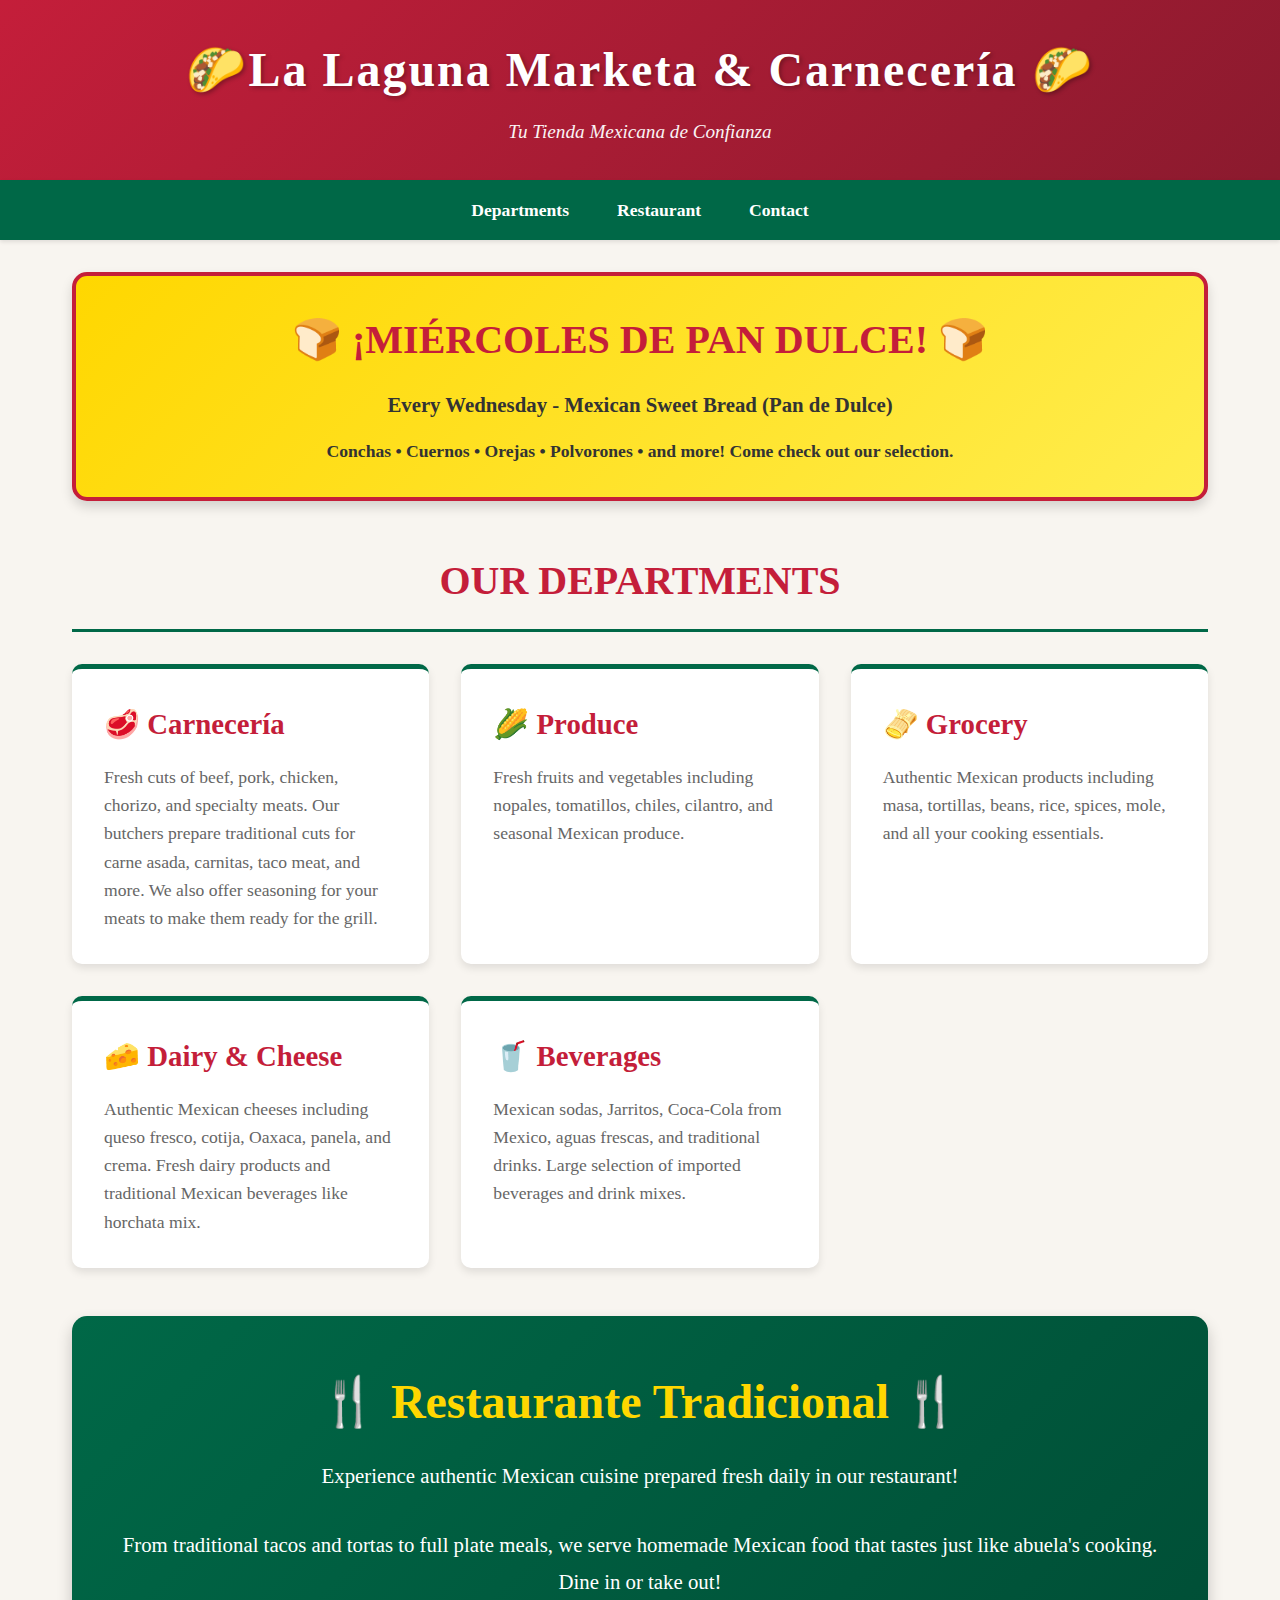
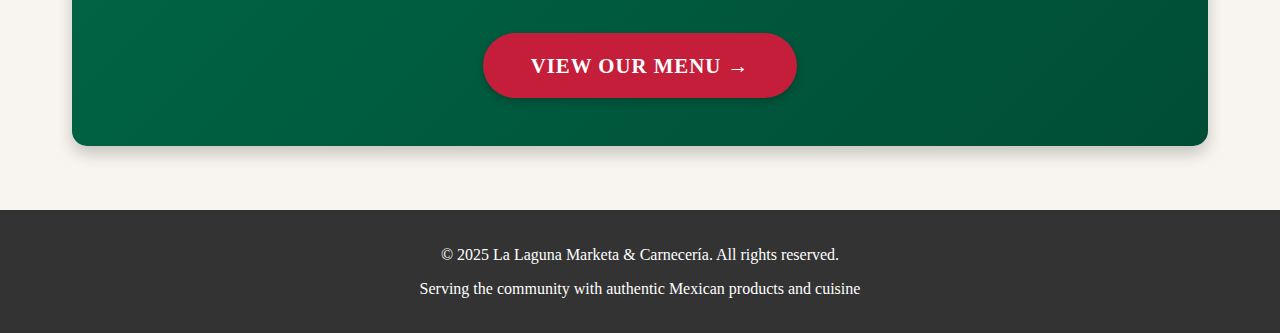
<file: index.html>
<!DOCTYPE html>
<html lang="es">
<head>
    <meta charset="UTF-8">
    <meta name="viewport" content="width=device-width, initial-scale=1.0">
    <title>Marketa & Carnecería - Authentic Mexican Grocery Store</title>
    <link rel="stylesheet" type="text/css" href="styles.css">
<script src="/script.js"></script>
</head>
<body>
    <!-- Header -->
    <header>
        <div class="header-content">
            <h1 class="store-name">🌮La Laguna Marketa & Carnecería 🌮</h1>
            <p class="tagline">Tu Tienda Mexicana de Confianza</p>
        </div>
    </header>

    <!-- Navigation -->
    <nav>
        <ul>
            <li><a href="#departments">Departments</a></li>
            <li><a href="#restaurant">Restaurant</a></li>
            <li><a href="#contact">Contact</a></li>
        </ul>
    </nav>

    <!-- Main Container -->
    <div class="container">
        
        <!-- Wednesday Special Banner -->
        <section id="wednesday" class="wednesday-special">
            <h2>🍞 ¡Miércoles de Pan Dulce! 🍞</h2>
            <p>Every Wednesday - Mexican Sweet Bread (Pan de Dulce)</p>
            <p style="margin-top: 1rem; font-size: 1.1rem;">Conchas • Cuernos • Orejas • Polvorones • and more! Come check out our selection.</p>
        </section>

        <!-- Departments Section -->
        <section id="departments" class="departments">
            <h2 class="section-title">Our Departments</h2>
            
            <div class="department-grid">
                <div class="department-card">
                    <h3>🥩 Carnecería</h3>
                    <p>Fresh cuts of beef, pork, chicken, chorizo, and specialty meats. Our butchers prepare traditional cuts for carne asada, carnitas, taco meat, and more. We also offer seasoning for your meats to make them ready for the grill.</p>
                </div>

                <div class="department-card">
                    <h3>🌽 Produce</h3>
                    <p>Fresh fruits and vegetables including nopales, tomatillos, chiles, cilantro, and seasonal Mexican produce.</p>
                </div>

                <div class="department-card">
                    <h3>🫔 Grocery</h3>
                    <p>Authentic Mexican products including masa, tortillas, beans, rice, spices, mole, and all your cooking essentials.</p>
                </div>

                <div class="department-card">
                    <h3>🧀 Dairy & Cheese</h3>
                    <p>Authentic Mexican cheeses including queso fresco, cotija, Oaxaca, panela, and crema. Fresh dairy products and traditional Mexican beverages like horchata mix.</p>
                </div>

                <div class="department-card">
                    <h3>🥤 Beverages</h3>
                    <p>Mexican sodas, Jarritos, Coca-Cola from Mexico, aguas frescas, and traditional drinks. Large selection of imported beverages and drink mixes.</p>
                </div>

            </div>
        </section>

        <!-- Restaurant Feature -->
        <section id="restaurant" class="restaurant-feature">
            <h2>🍴 Restaurante Tradicional 🍴</h2>
            <p>Experience authentic Mexican cuisine prepared fresh daily in our restaurant!</p>
            <p>From traditional tacos and tortas to full plate meals, we serve homemade Mexican food that tastes just like abuela's cooking. Dine in or take out!</p>
            <a href="restaurant.html" class="cta-button">View Our Menu →</a>
        </section>

    </div>

    <!-- Footer -->
    <footer id="contact">
        <p>&copy; 2025 La Laguna Marketa & Carnecería. All rights reserved.</p>
        <p style="margin-top: 0.5rem;">Serving the community with authentic Mexican products and cuisine</p>
    </footer>

</body>
</html>
</file>
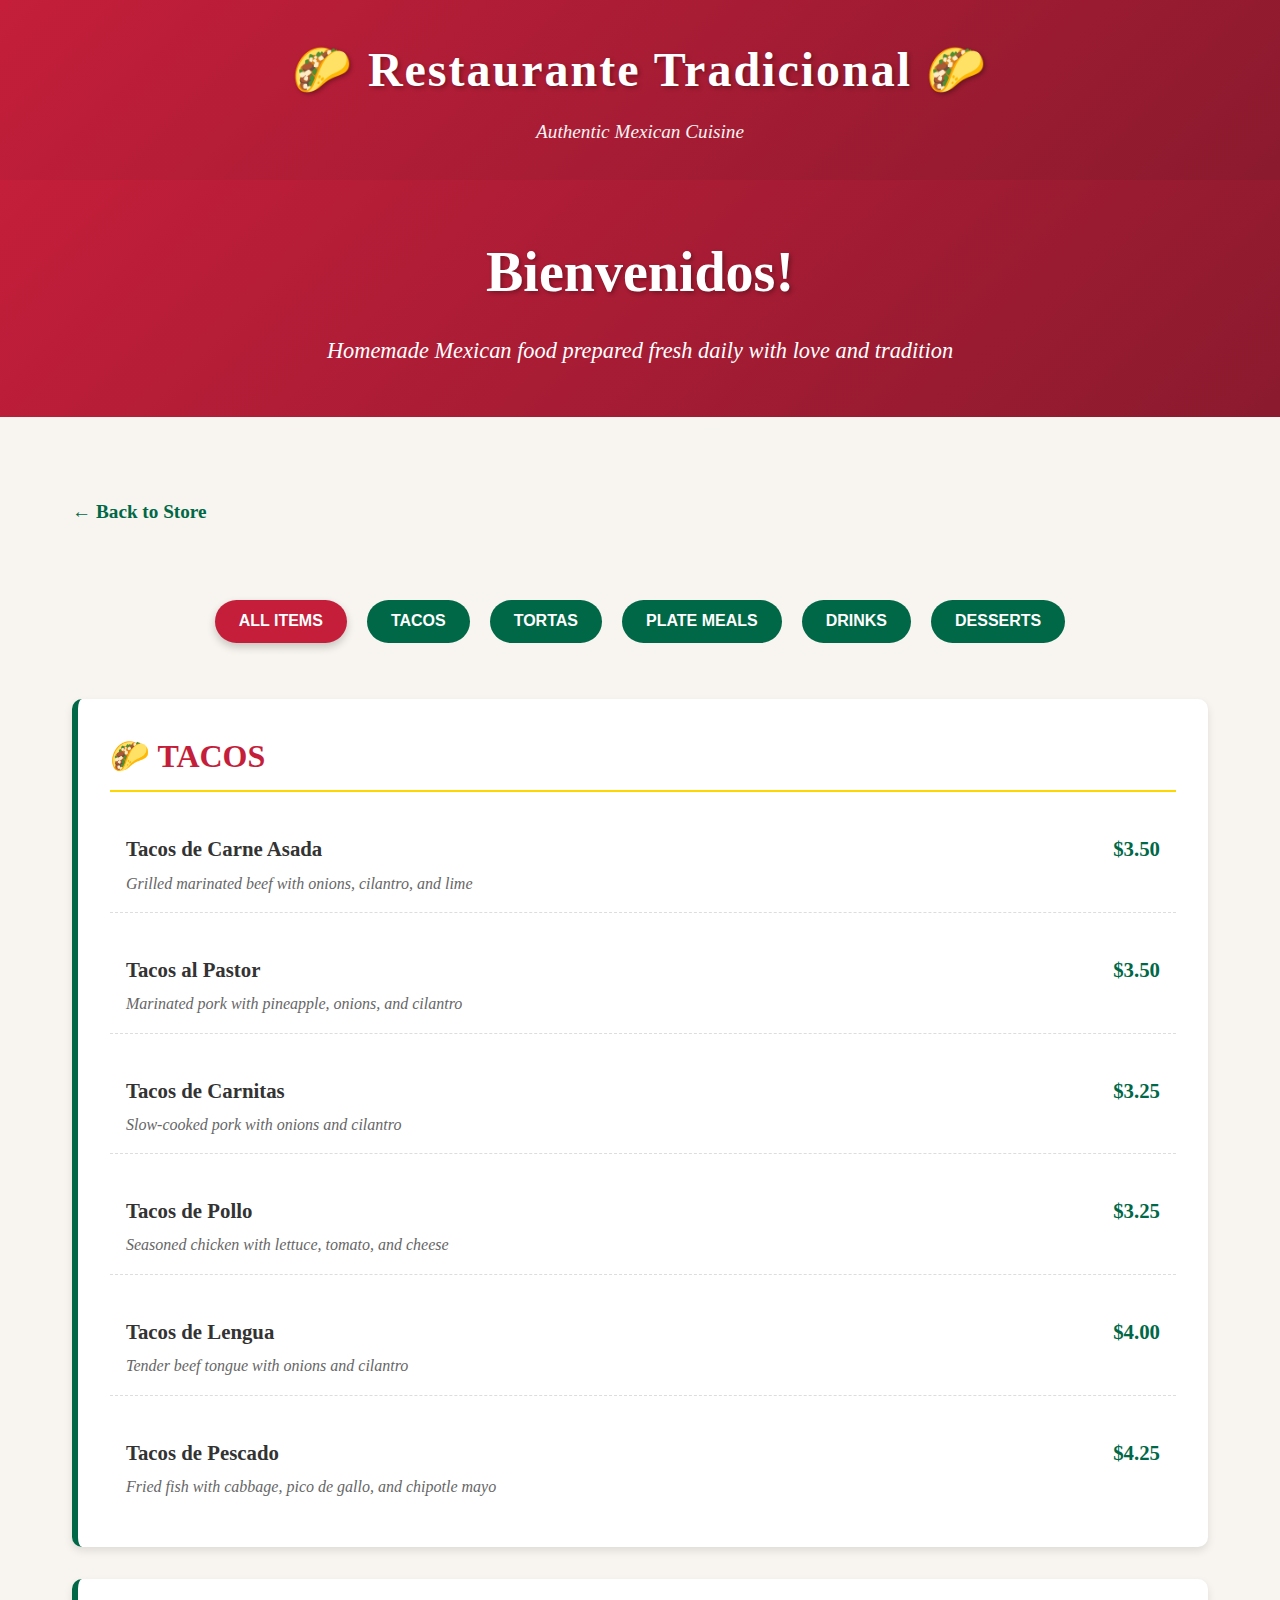
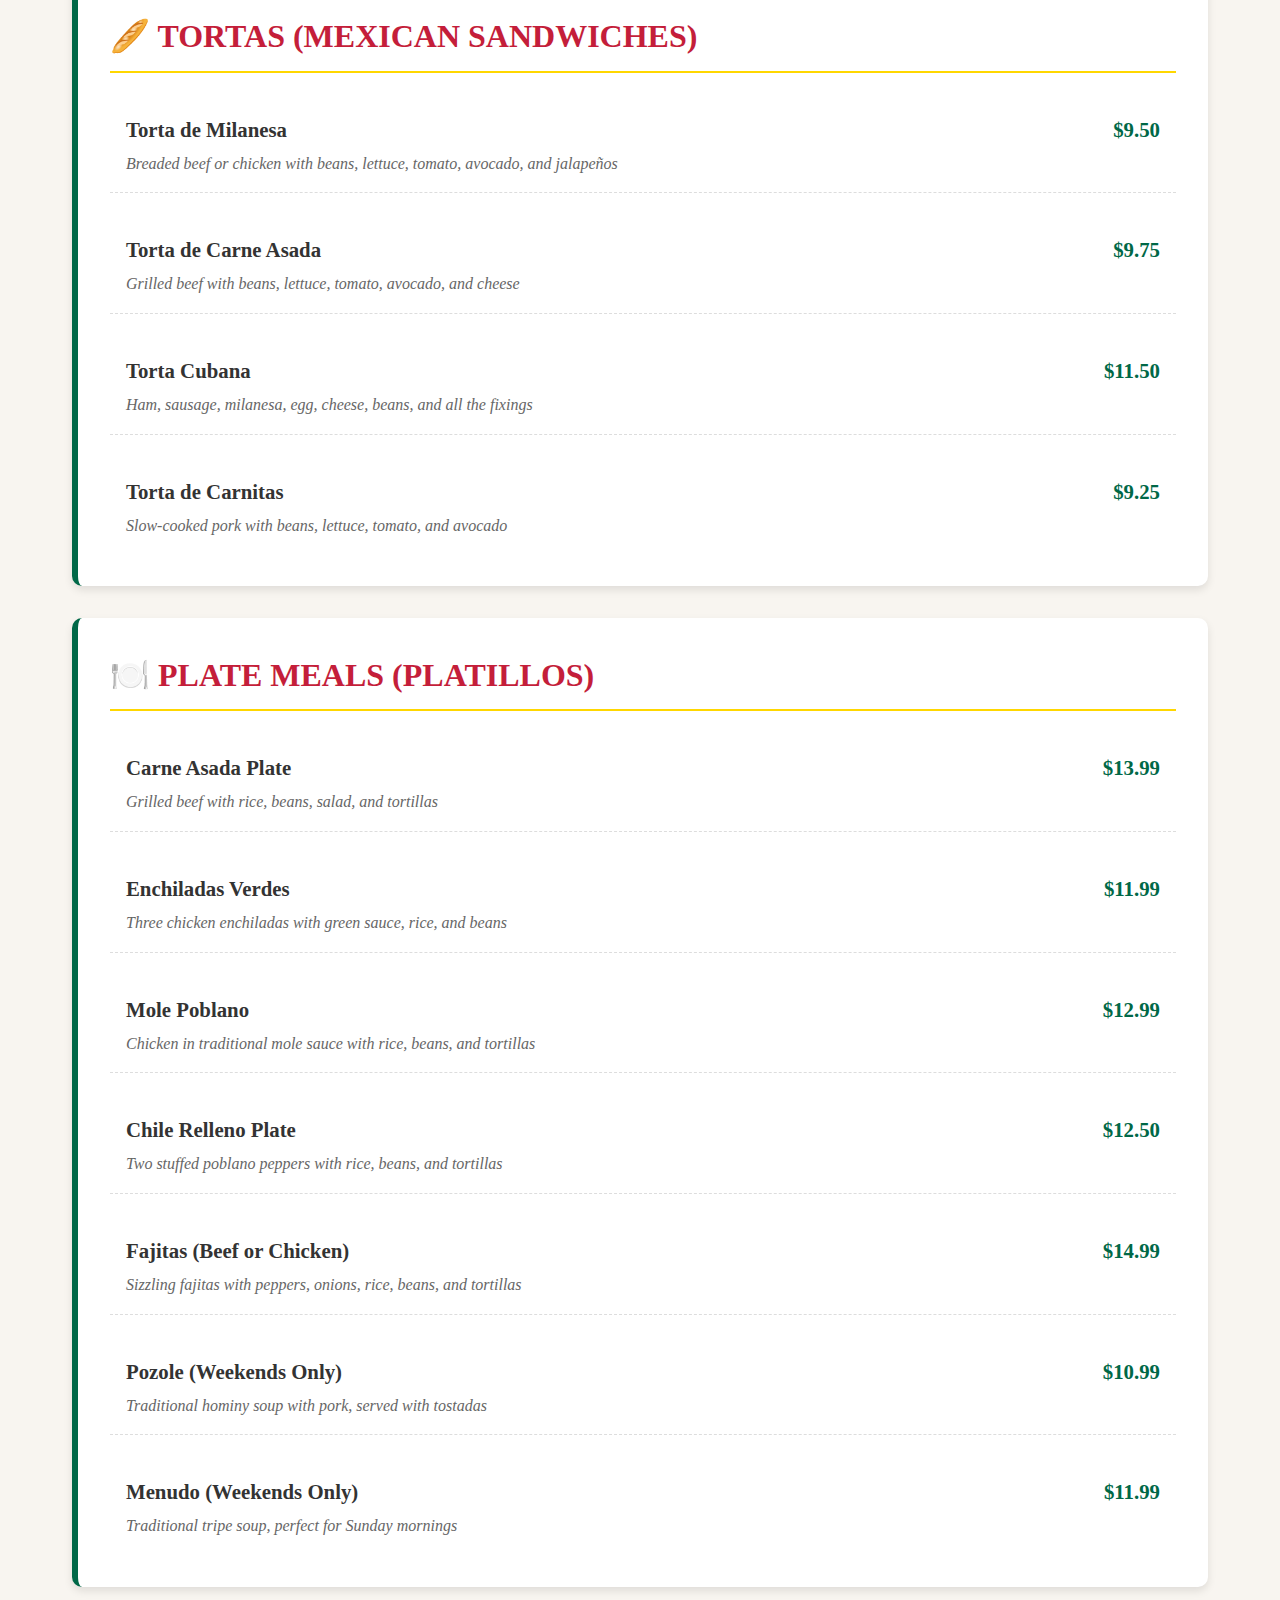
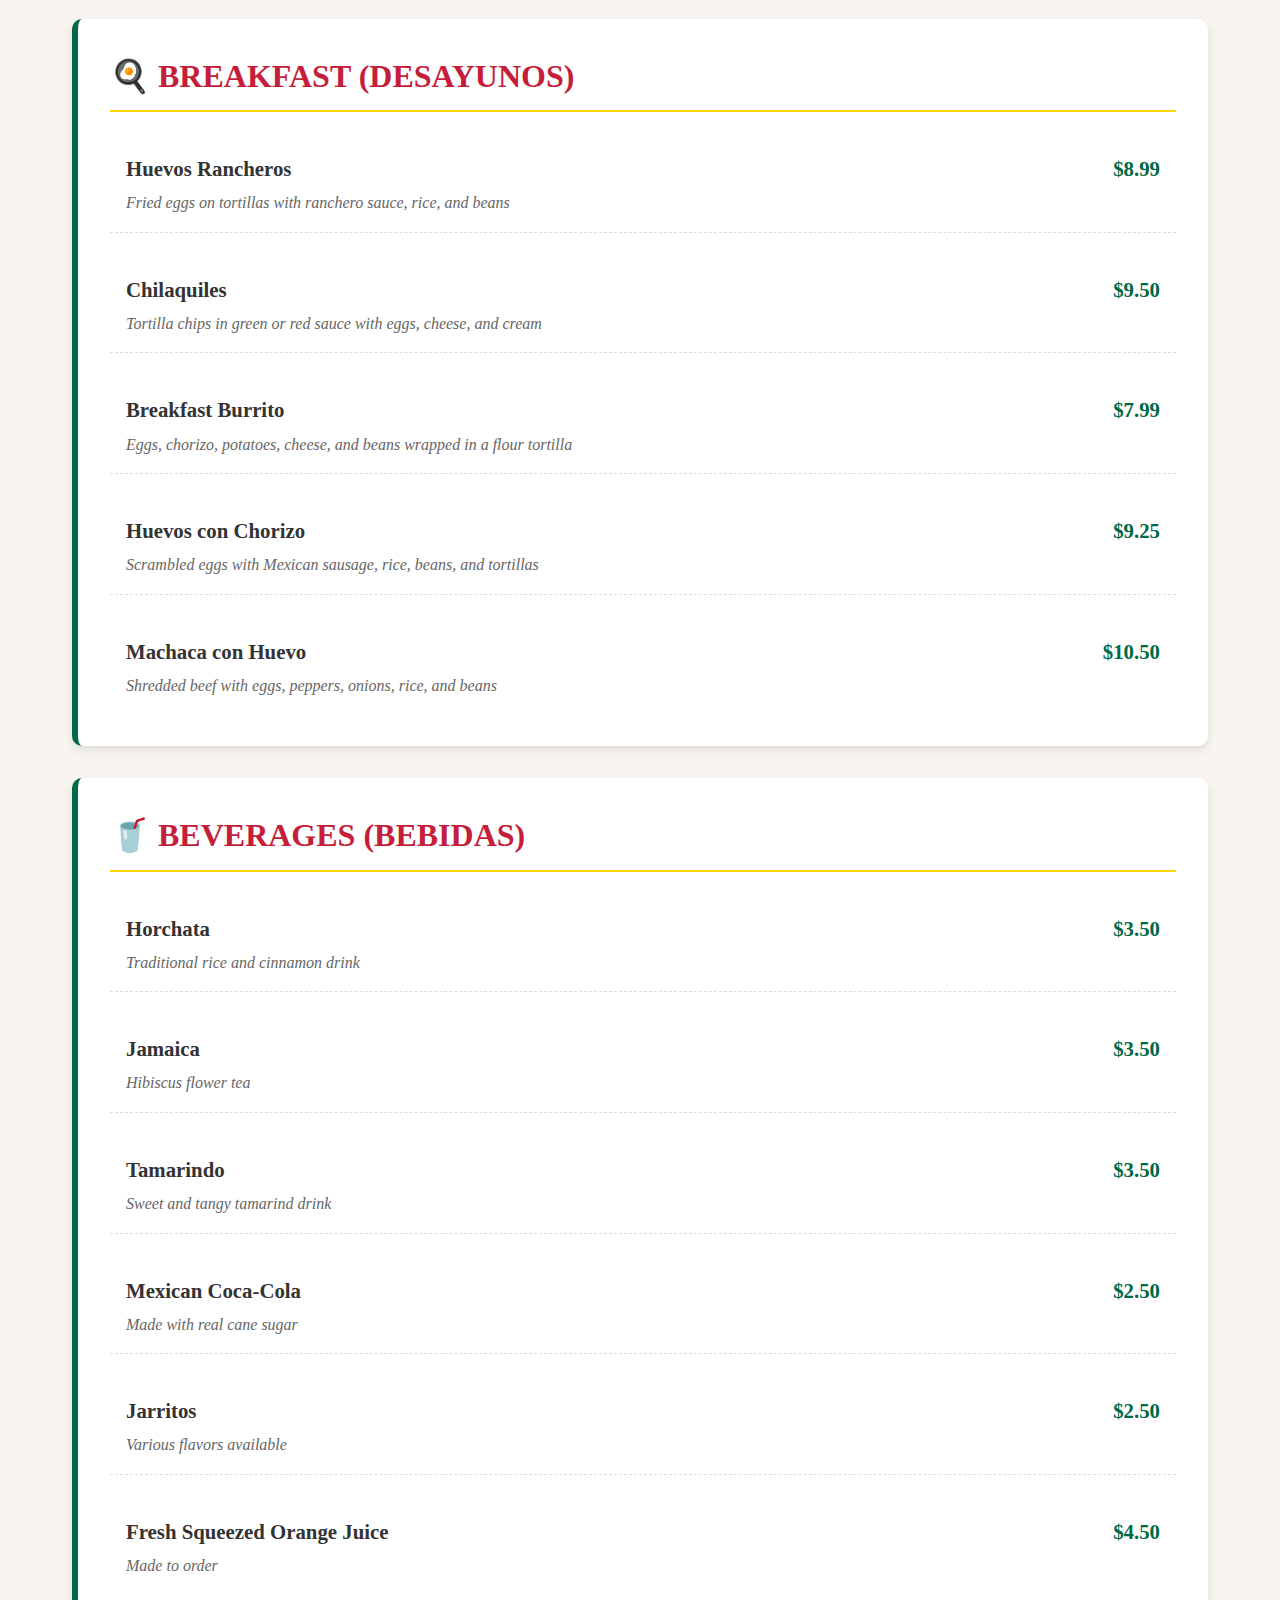
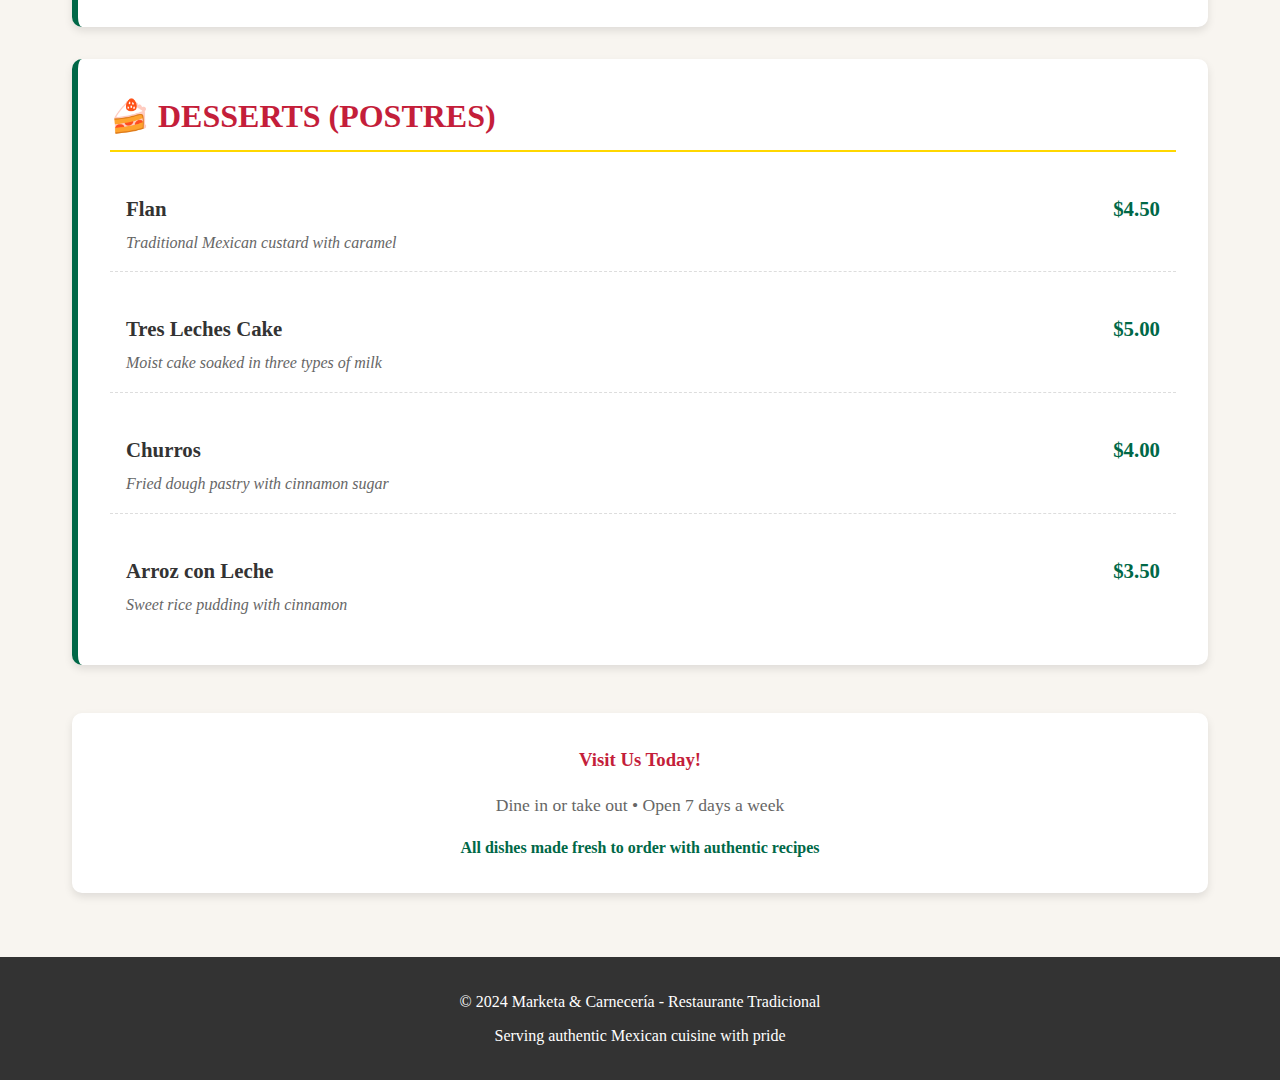
<file: restaurant.html>
<!DOCTYPE html>
<html lang="es">
<head>
    <meta charset="UTF-8">
    <meta name="viewport" content="width=device-width, initial-scale=1.0">
    <title>La Laguna Restaurante Tradicional</title>
    <link rel="stylesheet" href="styles.css">
    <style>
        .menu-filter {
            text-align: center;
            margin: 2rem 0;
        }

        .filter-btn {
            background-color: #006847;
            color: white;
            border: none;
            padding: 0.8rem 1.5rem;
            margin: 0.5rem;
            font-size: 1rem;
            font-weight: bold;
            border-radius: 25px;
            cursor: pointer;
            transition: all 0.3s ease;
            text-transform: uppercase;
        }

        .filter-btn:hover {
            background-color: #c41e3a;
            transform: scale(1.05);
        }

        .filter-btn.active {
            background-color: #c41e3a;
            box-shadow: 0 4px 8px rgba(0,0,0,0.2);
        }

        .menu-category {
            display: none;
            animation: fadeIn 0.5s ease-in;
        }

        .menu-category.active {
            display: block;
        }

        @keyframes fadeIn {
            from { opacity: 0; transform: translateY(20px); }
            to { opacity: 1; transform: translateY(0); }
        }

        .back-link {
            display: inline-block;
            margin: 2rem 0;
            color: #006847;
            text-decoration: none;
            font-size: 1.2rem;
            font-weight: bold;
            transition: color 0.3s ease;
        }

        .back-link:hover {
            color: #c41e3a;
        }
    </style>
<script src="/script.js"></script>
</head>
<body>
    <!-- Header -->
    <header>
        <div class="header-content">
            <h1 class="store-name">🌮 Restaurante Tradicional 🌮</h1>
            <p class="tagline">Authentic Mexican Cuisine</p>
        </div>
    </header>

    <!-- Restaurant Hero -->
    <div class="restaurant-hero">
        <h1>Bienvenidos!</h1>
        <p>Homemade Mexican food prepared fresh daily with love and tradition</p>
    </div>

    <!-- Main Container -->
    <div class="container">
        <a href="index.html" class="back-link">← Back to Store</a>

        <!-- Menu Filter Buttons -->
        <div class="menu-filter">
            <button class="filter-btn active" onclick="showCategory('all')">All Items</button>
            <button class="filter-btn" onclick="showCategory('tacos')">Tacos</button>
            <button class="filter-btn" onclick="showCategory('tortas')">Tortas</button>
            <button class="filter-btn" onclick="showCategory('plates')">Plate Meals</button>
            <button class="filter-btn" onclick="showCategory('drinks')">Drinks</button>
            <button class="filter-btn" onclick="showCategory('desserts')">Desserts</button>
        </div>

        <!-- Menu Section -->
        <section class="menu-section">
            
            <!-- Tacos Category -->
            <div class="menu-category active" data-category="tacos">
                <h3>🌮 Tacos</h3>
                <div class="menu-items">
                    <div class="menu-item">
                        <div class="item-info">
                            <div class="item-name">Tacos de Carne Asada</div>
                            <div class="item-description">Grilled marinated beef with onions, cilantro, and lime</div>
                        </div>
                        <div class="item-price">$3.50</div>
                    </div>
                    <div class="menu-item">
                        <div class="item-info">
                            <div class="item-name">Tacos al Pastor</div>
                            <div class="item-description">Marinated pork with pineapple, onions, and cilantro</div>
                        </div>
                        <div class="item-price">$3.50</div>
                    </div>
                    <div class="menu-item">
                        <div class="item-info">
                            <div class="item-name">Tacos de Carnitas</div>
                            <div class="item-description">Slow-cooked pork with onions and cilantro</div>
                        </div>
                        <div class="item-price">$3.25</div>
                    </div>
                    <div class="menu-item">
                        <div class="item-info">
                            <div class="item-name">Tacos de Pollo</div>
                            <div class="item-description">Seasoned chicken with lettuce, tomato, and cheese</div>
                        </div>
                        <div class="item-price">$3.25</div>
                    </div>
                    <div class="menu-item">
                        <div class="item-info">
                            <div class="item-name">Tacos de Lengua</div>
                            <div class="item-description">Tender beef tongue with onions and cilantro</div>
                        </div>
                        <div class="item-price">$4.00</div>
                    </div>
                    <div class="menu-item">
                        <div class="item-info">
                            <div class="item-name">Tacos de Pescado</div>
                            <div class="item-description">Fried fish with cabbage, pico de gallo, and chipotle mayo</div>
                        </div>
                        <div class="item-price">$4.25</div>
                    </div>
                </div>
            </div>

            <!-- Tortas Category -->
            <div class="menu-category active" data-category="tortas">
                <h3>🥖 Tortas (Mexican Sandwiches)</h3>
                <div class="menu-items">
                    <div class="menu-item">
                        <div class="item-info">
                            <div class="item-name">Torta de Milanesa</div>
                            <div class="item-description">Breaded beef or chicken with beans, lettuce, tomato, avocado, and jalapeños</div>
                        </div>
                        <div class="item-price">$9.50</div>
                    </div>
                    <div class="menu-item">
                        <div class="item-info">
                            <div class="item-name">Torta de Carne Asada</div>
                            <div class="item-description">Grilled beef with beans, lettuce, tomato, avocado, and cheese</div>
                        </div>
                        <div class="item-price">$9.75</div>
                    </div>
                    <div class="menu-item">
                        <div class="item-info">
                            <div class="item-name">Torta Cubana</div>
                            <div class="item-description">Ham, sausage, milanesa, egg, cheese, beans, and all the fixings</div>
                        </div>
                        <div class="item-price">$11.50</div>
                    </div>
                    <div class="menu-item">
                        <div class="item-info">
                            <div class="item-name">Torta de Carnitas</div>
                            <div class="item-description">Slow-cooked pork with beans, lettuce, tomato, and avocado</div>
                        </div>
                        <div class="item-price">$9.25</div>
                    </div>
                </div>
            </div>

            <!-- Plate Meals Category -->
            <div class="menu-category active" data-category="plates">
                <h3>🍽️ Plate Meals (Platillos)</h3>
                <div class="menu-items">
                    <div class="menu-item">
                        <div class="item-info">
                            <div class="item-name">Carne Asada Plate</div>
                            <div class="item-description">Grilled beef with rice, beans, salad, and tortillas</div>
                        </div>
                        <div class="item-price">$13.99</div>
                    </div>
                    <div class="menu-item">
                        <div class="item-info">
                            <div class="item-name">Enchiladas Verdes</div>
                            <div class="item-description">Three chicken enchiladas with green sauce, rice, and beans</div>
                        </div>
                        <div class="item-price">$11.99</div>
                    </div>
                    <div class="menu-item">
                        <div class="item-info">
                            <div class="item-name">Mole Poblano</div>
                            <div class="item-description">Chicken in traditional mole sauce with rice, beans, and tortillas</div>
                        </div>
                        <div class="item-price">$12.99</div>
                    </div>
                    <div class="menu-item">
                        <div class="item-info">
                            <div class="item-name">Chile Relleno Plate</div>
                            <div class="item-description">Two stuffed poblano peppers with rice, beans, and tortillas</div>
                        </div>
                        <div class="item-price">$12.50</div>
                    </div>
                    <div class="menu-item">
                        <div class="item-info">
                            <div class="item-name">Fajitas (Beef or Chicken)</div>
                            <div class="item-description">Sizzling fajitas with peppers, onions, rice, beans, and tortillas</div>
                        </div>
                        <div class="item-price">$14.99</div>
                    </div>
                    <div class="menu-item">
                        <div class="item-info">
                            <div class="item-name">Pozole (Weekends Only)</div>
                            <div class="item-description">Traditional hominy soup with pork, served with tostadas</div>
                        </div>
                        <div class="item-price">$10.99</div>
                    </div>
                    <div class="menu-item">
                        <div class="item-info">
                            <div class="item-name">Menudo (Weekends Only)</div>
                            <div class="item-description">Traditional tripe soup, perfect for Sunday mornings</div>
                        </div>
                        <div class="item-price">$11.99</div>
                    </div>
                </div>
            </div>

            <!-- Breakfast Category -->
            <div class="menu-category active" data-category="breakfast">
                <h3>🍳 Breakfast (Desayunos)</h3>
                <div class="menu-items">
                    <div class="menu-item">
                        <div class="item-info">
                            <div class="item-name">Huevos Rancheros</div>
                            <div class="item-description">Fried eggs on tortillas with ranchero sauce, rice, and beans</div>
                        </div>
                        <div class="item-price">$8.99</div>
                    </div>
                    <div class="menu-item">
                        <div class="item-info">
                            <div class="item-name">Chilaquiles</div>
                            <div class="item-description">Tortilla chips in green or red sauce with eggs, cheese, and cream</div>
                        </div>
                        <div class="item-price">$9.50</div>
                    </div>
                    <div class="menu-item">
                        <div class="item-info">
                            <div class="item-name">Breakfast Burrito</div>
                            <div class="item-description">Eggs, chorizo, potatoes, cheese, and beans wrapped in a flour tortilla</div>
                        </div>
                        <div class="item-price">$7.99</div>
                    </div>
                    <div class="menu-item">
                        <div class="item-info">
                            <div class="item-name">Huevos con Chorizo</div>
                            <div class="item-description">Scrambled eggs with Mexican sausage, rice, beans, and tortillas</div>
                        </div>
                        <div class="item-price">$9.25</div>
                    </div>
                    <div class="menu-item">
                        <div class="item-info">
                            <div class="item-name">Machaca con Huevo</div>
                            <div class="item-description">Shredded beef with eggs, peppers, onions, rice, and beans</div>
                        </div>
                        <div class="item-price">$10.50</div>
                    </div>
                </div>
            </div>

            <!-- Drinks Category -->
            <div class="menu-category active" data-category="drinks">
                <h3>🥤 Beverages (Bebidas)</h3>
                <div class="menu-items">
                    <div class="menu-item">
                        <div class="item-info">
                            <div class="item-name">Horchata</div>
                            <div class="item-description">Traditional rice and cinnamon drink</div>
                        </div>
                        <div class="item-price">$3.50</div>
                    </div>
                    <div class="menu-item">
                        <div class="item-info">
                            <div class="item-name">Jamaica</div>
                            <div class="item-description">Hibiscus flower tea</div>
                        </div>
                        <div class="item-price">$3.50</div>
                    </div>
                    <div class="menu-item">
                        <div class="item-info">
                            <div class="item-name">Tamarindo</div>
                            <div class="item-description">Sweet and tangy tamarind drink</div>
                        </div>
                        <div class="item-price">$3.50</div>
                    </div>
                    <div class="menu-item">
                        <div class="item-info">
                            <div class="item-name">Mexican Coca-Cola</div>
                            <div class="item-description">Made with real cane sugar</div>
                        </div>
                        <div class="item-price">$2.50</div>
                    </div>
                    <div class="menu-item">
                        <div class="item-info">
                            <div class="item-name">Jarritos</div>
                            <div class="item-description">Various flavors available</div>
                        </div>
                        <div class="item-price">$2.50</div>
                    </div>
                    <div class="menu-item">
                        <div class="item-info">
                            <div class="item-name">Fresh Squeezed Orange Juice</div>
                            <div class="item-description">Made to order</div>
                        </div>
                        <div class="item-price">$4.50</div>
                    </div>
                </div>
            </div>

            <!-- Desserts Category -->
            <div class="menu-category active" data-category="desserts">
                <h3>🍰 Desserts (Postres)</h3>
                <div class="menu-items">
                    <div class="menu-item">
                        <div class="item-info">
                            <div class="item-name">Flan</div>
                            <div class="item-description">Traditional Mexican custard with caramel</div>
                        </div>
                        <div class="item-price">$4.50</div>
                    </div>
                    <div class="menu-item">
                        <div class="item-info">
                            <div class="item-name">Tres Leches Cake</div>
                            <div class="item-description">Moist cake soaked in three types of milk</div>
                        </div>
                        <div class="item-price">$5.00</div>
                    </div>
                    <div class="menu-item">
                        <div class="item-info">
                            <div class="item-name">Churros</div>
                            <div class="item-description">Fried dough pastry with cinnamon sugar</div>
                        </div>
                        <div class="item-price">$4.00</div>
                    </div>
                    <div class="menu-item">
                        <div class="item-info">
                            <div class="item-name">Arroz con Leche</div>
                            <div class="item-description">Sweet rice pudding with cinnamon</div>
                        </div>
                        <div class="item-price">$3.50</div>
                    </div>
                </div>
            </div>

        </section>

        <div style="text-align: center; margin: 3rem 0; padding: 2rem; background-color: #fff; border-radius: 10px; box-shadow: 0 4px 8px rgba(0,0,0,0.1);">
            <h3 style="color: #c41e3a; margin-bottom: 1rem;">Visit Us Today!</h3>
            <p style="font-size: 1.1rem; color: #666;">Dine in or take out • Open 7 days a week</p>
            <p style="margin-top: 1rem; font-weight: bold; color: #006847;">All dishes made fresh to order with authentic recipes</p>
        </div>

    </div>

    <!-- Footer -->
    <footer>
        <p>&copy; 2024 Marketa & Carnecería - Restaurante Tradicional</p>
        <p style="margin-top: 0.5rem;">Serving authentic Mexican cuisine with pride</p>
    </footer>

    <!-- JavaScript for Dynamic Menu -->
    <script>
        function showCategory(category) {
            // Get all menu categories and filter buttons
            const categories = document.querySelectorAll('.menu-category');
            const buttons = document.querySelectorAll('.filter-btn');
            
            // Remove active class from all buttons
            buttons.forEach(btn => btn.classList.remove('active'));
            
            // Add active class to clicked button
            event.target.classList.add('active');
            
            if (category === 'all') {
                // Show all categories
                categories.forEach(cat => {
                    cat.classList.add('active');
                });
            } else {
                // Hide all categories first
                categories.forEach(cat => {
                    cat.classList.remove('active');
                });
                
                // Show only selected category
                const selectedCategory = document.querySelector(`[data-category="${category}"]`);
                if (selectedCategory) {
                    selectedCategory.classList.add('active');
                }
            }
        }
    </script>

</body>
</html>
</file>
<file: styles.css>
* {
    margin: 0;
    padding: 0;
    box-sizing: border-box;
}

body {
    font-family: 'Georgia', serif;
    line-height: 1.6;
    color: #333;
    background-color: #f8f5f0;
}

/* Header Styles */
header {
    background: linear-gradient(135deg, #c41e3a 0%, #8b1a2e 100%);
    color: white;
    padding: 2rem 0;
    box-shadow: 0 4px 6px rgba(0,0,0,0.1);
}

.header-content {
    max-width: 1200px;
    margin: 0 auto;
    padding: 0 2rem;
    text-align: center;
}

.store-name {
    font-size: 3rem;
    font-weight: bold;
    margin-bottom: 0.5rem;
    text-shadow: 2px 2px 4px rgba(0,0,0,0.3);
    letter-spacing: 2px;
}

.tagline {
    font-size: 1.2rem;
    font-style: italic;
    opacity: 0.95;
}

/* Navigation */
nav {
    background-color: #006847;
    padding: 1rem 0;
    box-shadow: 0 2px 4px rgba(0,0,0,0.1);
}

nav ul {
    list-style: none;
    display: flex;
    justify-content: center;
    flex-wrap: wrap;
    max-width: 1200px;
    margin: 0 auto;
    padding: 0 2rem;
}

nav ul li {
    margin: 0 1.5rem;
}

nav ul li a {
    color: white;
    text-decoration: none;
    font-size: 1.1rem;
    font-weight: 600;
    transition: color 0.3s ease;
}

nav ul li a:hover {
    color: #ffd700;
}

/* Main Container */
.container {
    max-width: 1200px;
    margin: 2rem auto;
    padding: 0 2rem;
}

/* Special Wednesday Banner */
.wednesday-special {
    background: linear-gradient(135deg, #ffd700 0%, #ffed4e 100%);
    border: 4px solid #c41e3a;
    border-radius: 15px;
    padding: 2rem;
    margin: 2rem 0;
    text-align: center;
    box-shadow: 0 6px 12px rgba(0,0,0,0.15);
    animation: pulse 2s ease-in-out infinite;
}

@keyframes pulse {
    0%, 100% { transform: scale(1); }
    50% { transform: scale(1.02); }
}

.wednesday-special h2 {
    color: #c41e3a;
    font-size: 2.5rem;
    margin-bottom: 1rem;
    text-transform: uppercase;
}

.wednesday-special p {
    font-size: 1.3rem;
    color: #333;
    font-weight: 600;
}

/* Departments Section */
.departments {
    margin: 3rem 0;
}

.section-title {
    text-align: center;
    font-size: 2.5rem;
    color: #c41e3a;
    margin-bottom: 2rem;
    text-transform: uppercase;
    border-bottom: 3px solid #006847;
    padding-bottom: 1rem;
}

.department-grid {
    display: grid;
    grid-template-columns: repeat(auto-fit, minmax(280px, 1fr));
    gap: 2rem;
    margin-top: 2rem;
}

.department-card {
    background: white;
    border-radius: 10px;
    padding: 2rem;
    box-shadow: 0 4px 8px rgba(0,0,0,0.1);
    transition: transform 0.3s ease, box-shadow 0.3s ease;
    border-top: 5px solid #006847;
}

.department-card:hover {
    transform: translateY(-5px);
    box-shadow: 0 8px 16px rgba(0,0,0,0.2);
}

.department-card h3 {
    color: #c41e3a;
    font-size: 1.8rem;
    margin-bottom: 1rem;
}

.department-card p {
    color: #666;
    font-size: 1.1rem;
}

/* Restaurant Feature */
.restaurant-feature {
    background: linear-gradient(135deg, #006847 0%, #004d35 100%);
    color: white;
    border-radius: 15px;
    padding: 3rem;
    margin: 3rem 0;
    text-align: center;
    box-shadow: 0 8px 16px rgba(0,0,0,0.2);
}

.restaurant-feature h2 {
    font-size: 3rem;
    margin-bottom: 1rem;
    color: #ffd700;
}

.restaurant-feature p {
    font-size: 1.3rem;
    margin-bottom: 2rem;
    line-height: 1.8;
}

.cta-button {
    display: inline-block;
    background-color: #c41e3a;
    color: white;
    padding: 1rem 3rem;
    font-size: 1.3rem;
    font-weight: bold;
    text-decoration: none;
    border-radius: 50px;
    transition: all 0.3s ease;
    box-shadow: 0 4px 8px rgba(0,0,0,0.2);
    text-transform: uppercase;
    letter-spacing: 1px;
}

.cta-button:hover {
    background-color: #a01828;
    transform: scale(1.05);
    box-shadow: 0 6px 12px rgba(0,0,0,0.3);
}

/* Restaurant Page Styles */
.restaurant-hero {
    background: linear-gradient(135deg, #c41e3a 0%, #8b1a2e 100%);
    color: white;
    padding: 3rem 2rem;
    text-align: center;
    margin-bottom: 3rem;
}

.restaurant-hero h1 {
    font-size: 3.5rem;
    margin-bottom: 1rem;
    text-shadow: 2px 2px 4px rgba(0,0,0,0.3);
}

.restaurant-hero p {
    font-size: 1.4rem;
    font-style: italic;
}

/* Menu Styles */
.menu-section {
    margin: 3rem 0;
}

.menu-category {
    background: white;
    border-radius: 10px;
    padding: 2rem;
    margin-bottom: 2rem;
    box-shadow: 0 4px 8px rgba(0,0,0,0.1);
    border-left: 6px solid #006847;
}

.menu-category h3 {
    color: #c41e3a;
    font-size: 2rem;
    margin-bottom: 1.5rem;
    text-transform: uppercase;
    border-bottom: 2px solid #ffd700;
    padding-bottom: 0.5rem;
}

.menu-items {
    display: grid;
    gap: 1.5rem;
}

.menu-item {
    display: flex;
    justify-content: space-between;
    align-items: flex-start;
    padding: 1rem;
    border-bottom: 1px dashed #ddd;
    transition: background-color 0.3s ease;
}

.menu-item:last-child {
    border-bottom: none;
}

.menu-item:hover {
    background-color: #f8f5f0;
    border-radius: 5px;
}

.item-info {
    flex: 1;
}

.item-name {
    font-size: 1.3rem;
    font-weight: bold;
    color: #333;
    margin-bottom: 0.3rem;
}

.item-description {
    color: #666;
    font-size: 1rem;
    font-style: italic;
}

.item-price {
    font-size: 1.3rem;
    font-weight: bold;
    color: #006847;
    margin-left: 1rem;
}

/* Footer */
footer {
    background-color: #333;
    color: white;
    text-align: center;
    padding: 2rem 0;
    margin-top: 4rem;
}

footer p {
    font-size: 1rem;
}

/* Responsive Design */
@media (max-width: 768px) {
    .store-name {
        font-size: 2rem;
    }
    
    nav ul {
        flex-direction: column;
        align-items: center;
    }
    
    nav ul li {
        margin: 0.5rem 0;
    }
    
    .wednesday-special h2 {
        font-size: 1.8rem;
    }
    
    .section-title {
        font-size: 2rem;
    }
    
    .restaurant-feature h2 {
        font-size: 2rem;
    }
    
    .restaurant-hero h1 {
        font-size: 2.5rem;
    }
}
</file>
